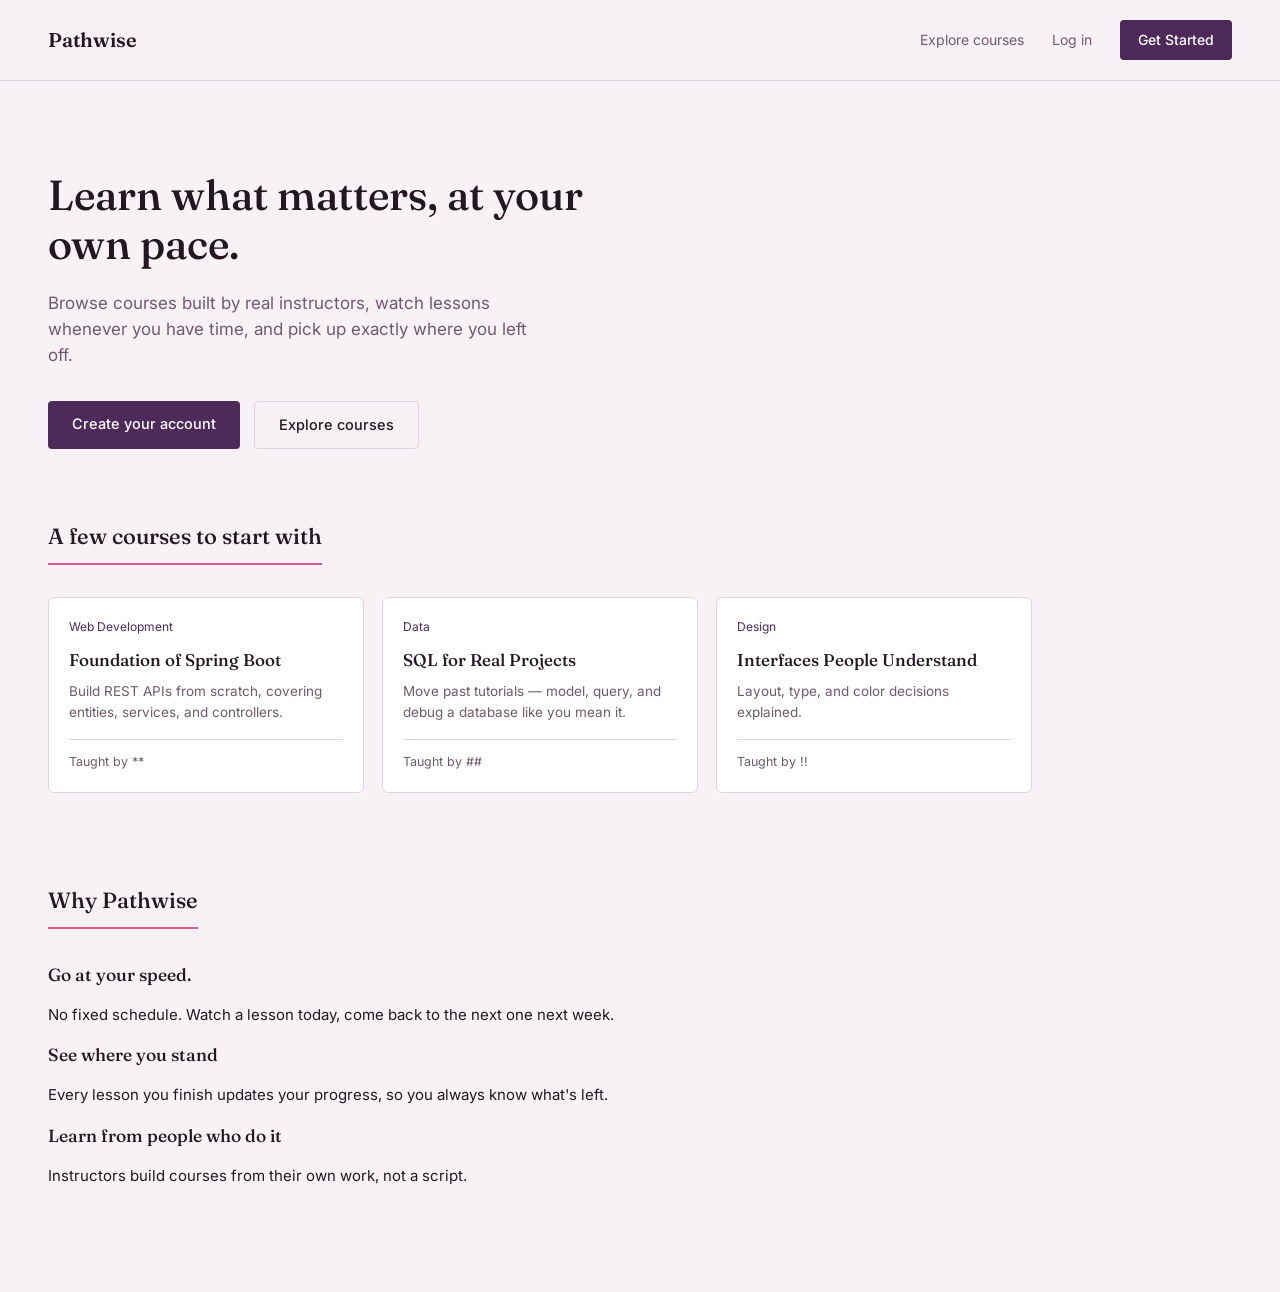
<file: src/main/resources/static/index.html>
<!DOCTYPE html>
<html lang="en">
<head>
    <meta charset="UTF-8">
    <title>Home</title>
    <title>Pathwise — Learn at your pace</title>
    <link rel="stylesheet" href="style.css">
</head>
<body>
<nav class="nav">
    <a href="index.html" class="nav-brand" >Pathwise</a>
    <div class="nav-links">
        <a href="index.html#courses">Explore courses</a>
        <a href="login.html">Log in</a>
        <a href="register.html" class="nav-cta">Get Started</a>
    </div>
</nav>

<section class="hero">
    <h1>Learn what matters, at your own pace.</h1>
    <p>Browse courses built by real instructors, watch lessons whenever you have time, and pick up exactly where you left off.</p>
    <div class="hero-actions">
        <a href="register.html" class="btn btn-primary">Create your account</a>
        <a href="#courses" class="btn btn-ghost">Explore courses</a>
    </div>
</section>

<section class="section" id="courses">
    <h2 class="section-heading">A few courses to start with</h2>
    <div class="course-grid">

        <div class="course-card">
            <div class="tag">Web Development</div>
            <h3>Foundation of Spring Boot</h3>
            <p>Build REST APIs from scratch, covering entities, services, and controllers.</p>
            <div class="instructor">Taught by **</div>
        </div>

        <div class="course-card">
            <div class="tag">Data</div>
            <h3>SQL for Real Projects</h3>
            <p>Move past tutorials — model, query, and debug a database like you mean it.</p>
            <div class="instructor">Taught by ##</div>
        </div>

        <div class="course-card">
            <div class="tag">Design</div>
            <h3>Interfaces People Understand</h3>
            <p>Layout, type, and color decisions explained.</p>
            <div class="instructor">Taught by !!</div>
        </div>


    </div>
</section>

<section class="section">
    <h2 class="section-heading">Why Pathwise</h2>
    <div class="row-value">
        <div>
            <h3>Go at your speed.</h3>
            <p>No fixed schedule. Watch a lesson today, come back to the next one next week.</p>
        </div>

        <div>
            <h3>See where you stand</h3>
            <p>Every lesson you finish updates your progress, so you always know what's left.</p>
        </div>

        <div>
            <h3>Learn from people who do it</h3>
            <p>Instructors build courses from their own work, not a script.</p>
        </div>

          </div>

        </section>

</body>
</html>
</file>
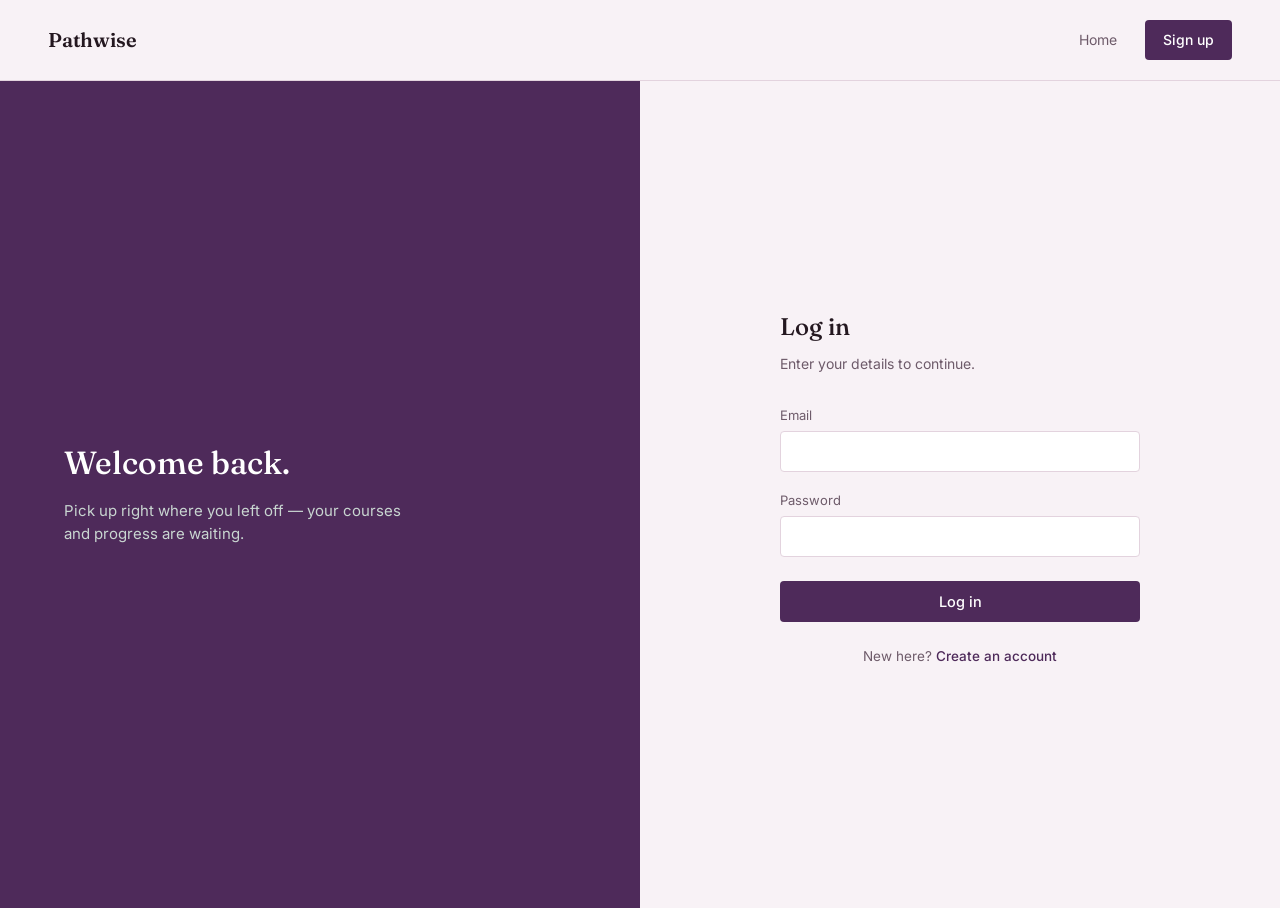
<file: src/main/resources/static/Login.html>
<!DOCTYPE html>
<html lang="en">
<head>
    <meta charset="UTF-8">
    <meta name="viewport" content="width=device-width, initial-scale=1.0">
    <title>Log in — Pathwise</title>
    <link rel="stylesheet" href="style.css">
</head>
<body>

<nav class="nav">
    <a href="index.html" class="nav-brand">Pathwise</a>
    <div class="nav-links">
        <a href="index.html">Home</a>
        <a href="register.html" class="nav-cta">Sign up</a>
    </div>
</nav>

<div class="auth-wrap">

    <div class="auth-panel">
        <h2>Welcome back.</h2>
        <p>Pick up right where you left off — your courses and progress are waiting.</p>
    </div>

    <div class="auth-form-side">
        <form class="auth-form" id="loginForm">
            <h1>Log in</h1>
            <p class="sub">Enter your details to continue.</p>

            <div class="field">
                <label for="email">Email</label>
                <input type="email" id="email" name="email" required>
            </div>

            <div class="field">
                <label for="password">Password</label>
                <input type="password" id="password" name="password" required>
            </div>

            <button type="submit" class="btn btn-primary">Log in</button>
            <p class="form-error" id="loginError">Incorrect email or password.</p>

            <p class="auth-switch">New here? <a href="register.html">Create an account</a></p>
        </form>
    </div>

</div>

<script>
    // Submit handler — points at the login endpoint once it exists.
    // Adjust the URL below to match whatever you build the controller at.
    document.getElementById('loginForm').addEventListener('submit', async (e) => {
        e.preventDefault();
        const errorEl = document.getElementById('loginError');
        errorEl.style.display = 'none';

        const payload = {
            email: document.getElementById('email').value,
            password: document.getElementById('password').value
        };

        try {
            const res = await fetch('/api/auth/login', {
                method: 'POST',
                headers: { 'Content-Type': 'application/json' },
                body: JSON.stringify(payload)
            });

            if (!res.ok) {
                throw new Error('Login failed');
            }

            const user = await res.json();

            // Simple client-side session marker until real auth/session handling is built.
            // role is expected to come back from the login response (e.g. "STUDENT" / "INSTRUCTOR").
            if (user.role === 'INSTRUCTOR') {
                window.location.href = 'instructor-dashboard.html';
            } else {
                window.location.href = 'student-dashboard.html';
            }
        } catch (err) {
            errorEl.style.display = 'block';
        }
    });
</script>

</body>
</html>
</file>
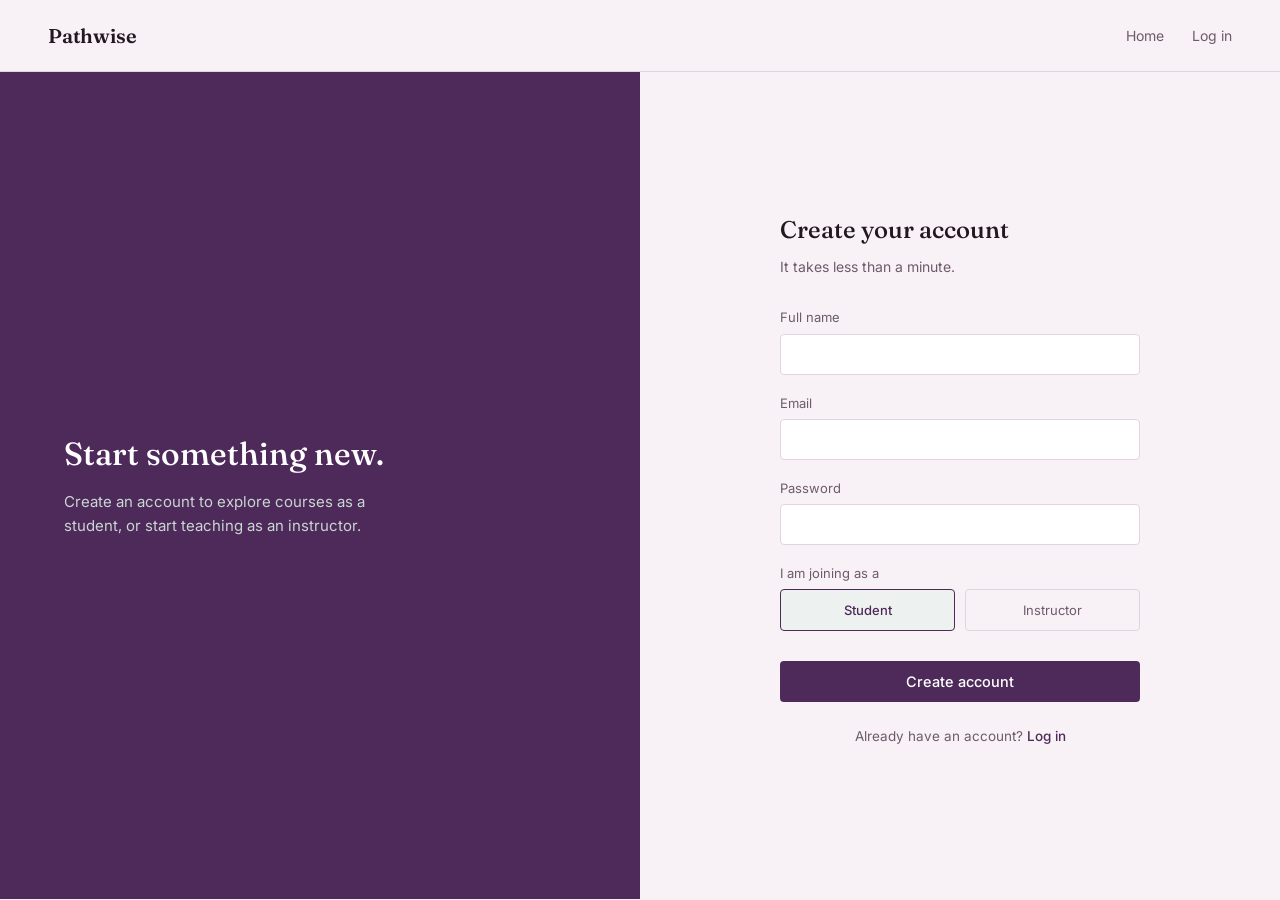
<file: src/main/resources/static/Register.html>
<!DOCTYPE html>
<html lang="en">
<head>
    <meta charset="UTF-8">
    <meta name="viewport" content="width=device-width, initial-scale=1.0">
    <title>Register — Pathwise</title>
    <link rel="stylesheet" href="style.css">
</head>
<body>

<nav class="nav">
    <a href="index.html" class="nav-brand">Pathwise</a>
    <div class="nav-links">
        <a href="index.html">Home</a>
        <a href="login.html">Log in</a>
    </div>
</nav>

<div class="auth-wrap">

    <div class="auth-panel">
        <h2>Start something new.</h2>
        <p>Create an account to explore courses as a student, or start teaching as an instructor.</p>
    </div>

    <div class="auth-form-side">
        <form class="auth-form" id="registerForm">
            <h1>Create your account</h1>
            <p class="sub">It takes less than a minute.</p>

            <div class="field">
                <label for="name">Full name</label>
                <input type="text" id="name" name="name" required>
            </div>

            <div class="field">
                <label for="email">Email</label>
                <input type="email" id="email" name="email" required>
            </div>

            <div class="field">
                <label for="password">Password</label>
                <input type="password" id="password" name="password" required minlength="6">
            </div>

            <div class="field">
                <label>I am joining as a</label>
                <div class="role-toggle">
                    <label class="role-option selected" id="studentOption">
                        <input type="radio" name="role" value="STUDENT" checked>
                        Student
                    </label>
                    <label class="role-option" id="instructorOption">
                        <input type="radio" name="role" value="INSTRUCTOR">
                        Instructor
                    </label>
                </div>
            </div>

            <button type="submit" class="btn btn-primary">Create account</button>
            <p class="form-error" id="registerError">Something went wrong. Please try again.</p>

            <p class="auth-switch">Already have an account? <a href="login.html">Log in</a></p>
        </form>
    </div>

</div>

<script>
    // Keep the role toggle's selected state in sync visually
    const studentOption = document.getElementById('studentOption');
    const instructorOption = document.getElementById('instructorOption');
    document.querySelectorAll('input[name="role"]').forEach(input => {
        input.addEventListener('change', () => {
            studentOption.classList.toggle('selected', input.value === 'STUDENT' && input.checked);
            instructorOption.classList.toggle('selected', input.value === 'INSTRUCTOR' && input.checked);
        });
    });

    // Submit handler — points at the register endpoint once it exists.
    // Adjust the URL below to match whatever you build the controller at.
    document.getElementById('registerForm').addEventListener('submit', async (e) => {
        e.preventDefault();
        const errorEl = document.getElementById('registerError');
        errorEl.style.display = 'none';

        const payload = {
            name: document.getElementById('name').value,
            email: document.getElementById('email').value,
            password: document.getElementById('password').value,
            role: document.querySelector('input[name="role"]:checked').value
        };

        try {
            const res = await fetch('/api/auth/register', {
                method: 'POST',
                headers: { 'Content-Type': 'application/json' },
                body: JSON.stringify(payload)
            });

            if (!res.ok) {
                throw new Error('Registration failed');
            }

            window.location.href = 'login.html';
        } catch (err) {
            errorEl.textContent = 'Could not create your account. Please check your details and try again.';
            errorEl.style.display = 'block';
        }
    });
</script>

</body>
</html>
</file>
<file: src/main/resources/static/style.css>
@import url('https://fonts.googleapis.com/css2?family=Fraunces:opsz,wght@9..144,400;9..144,500;9..144,600&family=Inter:wght@400;500;600&display=swap');

:root {
    --paper: #F8F2F6;
    --surface: #FFFFFF;
    --ink: #241820;
    --ink-soft: #6E5B6A;
    --teal: #4E2A5A;
    --teal-dark: #331A3D;
    --gold: #E0578A;
    --border: #E3D3DE;
}

* {
    box-sizing: border-box;
}

body {
    margin: 0;
    background: var(--paper);
    color: var(--ink);
    font-family: 'Inter', -apple-system, sans-serif;
    font-size: 15px;
    line-height: 1.55;
}

h1, h2, h3 {
    font-family: 'Fraunces', Georgia, serif;
    font-weight: 500;
    margin: 0;
    color: var(--ink);
}

a {
    color: inherit;
}

/* ---------- Nav ---------- */

.nav {
    display: flex;
    align-items: center;
    justify-content: space-between;
    padding: 20px 48px;
    border-bottom: 1px solid var(--border);
}

.nav-brand {
    font-family: 'Fraunces', Georgia, serif;
    font-size: 20px;
    font-weight: 600;
    text-decoration: none;
    letter-spacing: -0.01em;
}

.nav-links {
    display: flex;
    align-items: center;
    gap: 28px;
    font-size: 14px;
}

.nav-links a {
    text-decoration: none;
    color: var(--ink-soft);
}

.nav-links a:hover {
    color: var(--ink);
}

.nav-cta {
    padding: 9px 18px;
    background: var(--teal);
    color: var(--surface) !important;
    border-radius: 4px;
    text-decoration: none;
    font-size: 14px;
    font-weight: 500;
}

.nav-cta:hover {
    background: var(--teal-dark);
}

/* ---------- Buttons / forms shared ---------- */

.btn {
    display: inline-block;
    padding: 12px 24px;
    border-radius: 4px;
    font-size: 14.5px;
    font-weight: 500;
    text-decoration: none;
    cursor: pointer;
    border: none;
    font-family: 'Inter', sans-serif;
}

.btn-primary {
    background: var(--teal);
    color: var(--surface);
}

.btn-primary:hover {
    background: var(--teal-dark);
}

.btn-ghost {
    background: transparent;
    color: var(--ink);
    border: 1px solid var(--border);
}

.btn-ghost:hover {
    border-color: var(--ink-soft);
}

.field {
    margin-bottom: 18px;
}

.field label {
    display: block;
    font-size: 13px;
    color: var(--ink-soft);
    margin-bottom: 6px;
}

.field input {
    width: 100%;
    padding: 11px 13px;
    border: 1px solid var(--border);
    border-radius: 4px;
    font-size: 14.5px;
    font-family: 'Inter', sans-serif;
    background: var(--surface);
    color: var(--ink);
}

.field input:focus {
    outline: 2px solid var(--gold);
    outline-offset: 1px;
    border-color: var(--gold);
}

.role-toggle {
    display: flex;
    gap: 10px;
}

.role-option {
    flex: 1;
    border: 1px solid var(--border);
    border-radius: 4px;
    padding: 10px 12px;
    text-align: center;
    font-size: 14px;
    cursor: pointer;
    color: var(--ink-soft);
}

.role-option input {
    display: none;
}

.role-option.selected {
    border-color: var(--teal);
    color: var(--teal);
    font-weight: 500;
    background: #EDF2F0;
}

.form-error {
    font-size: 13.5px;
    color: #A33B2C;
    margin-top: 10px;
    display: none;
}

/* ---------- Home ---------- */

.hero {
    padding: 90px 48px 70px;
    max-width: 640px;
}

.hero h1 {
    font-size: 42px;
    line-height: 1.18;
    margin-bottom: 20px;
}

.hero p {
    font-size: 17px;
    color: var(--ink-soft);
    max-width: 480px;
    margin-bottom: 32px;
}

.hero-actions {
    display: flex;
    gap: 14px;
}

.section {
    padding: 0 48px 90px;
    max-width: 1080px;
}

.section-heading {
    display: inline-block;
    font-size: 22px;
    padding-bottom: 10px;
    border-bottom: 2px solid var(--gold);
    margin-bottom: 32px;
}

.course-grid {
    display: grid;
    grid-template-columns: repeat(auto-fill, minmax(240px, 1fr));
    gap: 18px;
}

.course-card {
    background: var(--surface);
    border: 1px solid var(--border);
    border-radius: 6px;
    padding: 20px;
}

.course-card .tag {
    font-size: 12px;
    color: var(--teal);
    margin-bottom: 10px;
}

.course-card h3 {
    font-size: 17px;
    margin-bottom: 8px;
    font-weight: 500;
}

.course-card p {
    font-size: 13.5px;
    color: var(--ink-soft);
    margin: 0 0 16px;
}

.course-card .instructor {
    font-size: 12.5px;
    color: var(--ink-soft);
    border-top: 1px solid var(--border);
    padding-top: 12px;
}

.value-row {
    display: grid;
    grid-template-columns: repeat(3, 1fr);
    gap: 32px;
}

.value-row h3 {
    font-size: 16px;
    font-weight: 500;
    margin-bottom: 8px;
}

.value-row p {
    font-size: 14px;
    color: var(--ink-soft);
    margin: 0;
}

/* ---------- Auth (register / login) ---------- */

.auth-wrap {
    display: grid;
    grid-template-columns: 1fr 1fr;
    min-height: calc(100vh - 73px);
}

.auth-panel {
    background: var(--teal);
    color: var(--surface);
    padding: 64px;
    display: flex;
    flex-direction: column;
    justify-content: center;
}

.auth-panel h2 {
    color: var(--surface);
    font-size: 32px;
    line-height: 1.25;
    margin-bottom: 16px;
    max-width: 360px;
}

.auth-panel p {
    color: #C9D6D1;
    font-size: 15px;
    max-width: 340px;
    margin: 0;
}

.auth-form-side {
    display: flex;
    align-items: center;
    justify-content: center;
    padding: 48px;
}

.auth-form {
    width: 100%;
    max-width: 360px;
}

.auth-form h1 {
    font-size: 24px;
    margin-bottom: 8px;
}

.auth-form > p.sub {
    font-size: 14px;
    color: var(--ink-soft);
    margin: 0 0 30px;
}

.auth-form .btn {
    width: 100%;
    margin-top: 6px;
}

.auth-switch {
    margin-top: 24px;
    font-size: 13.5px;
    color: var(--ink-soft);
    text-align: center;
}

.auth-switch a {
    color: var(--teal);
    text-decoration: none;
    font-weight: 500;
}

@media (max-width: 760px) {
    .auth-wrap {
        grid-template-columns: 1fr;
    }
    .auth-panel {
        padding: 40px 32px;
    }
    .hero h1 {
        font-size: 32px;
    }
    .value-row {
        grid-template-columns: 1fr;
        gap: 24px;
    }
    .nav {
        padding: 16px 24px;
    }
    .hero, .section {
        padding-left: 24px;
        padding-right: 24px;
    }
}
</file>
